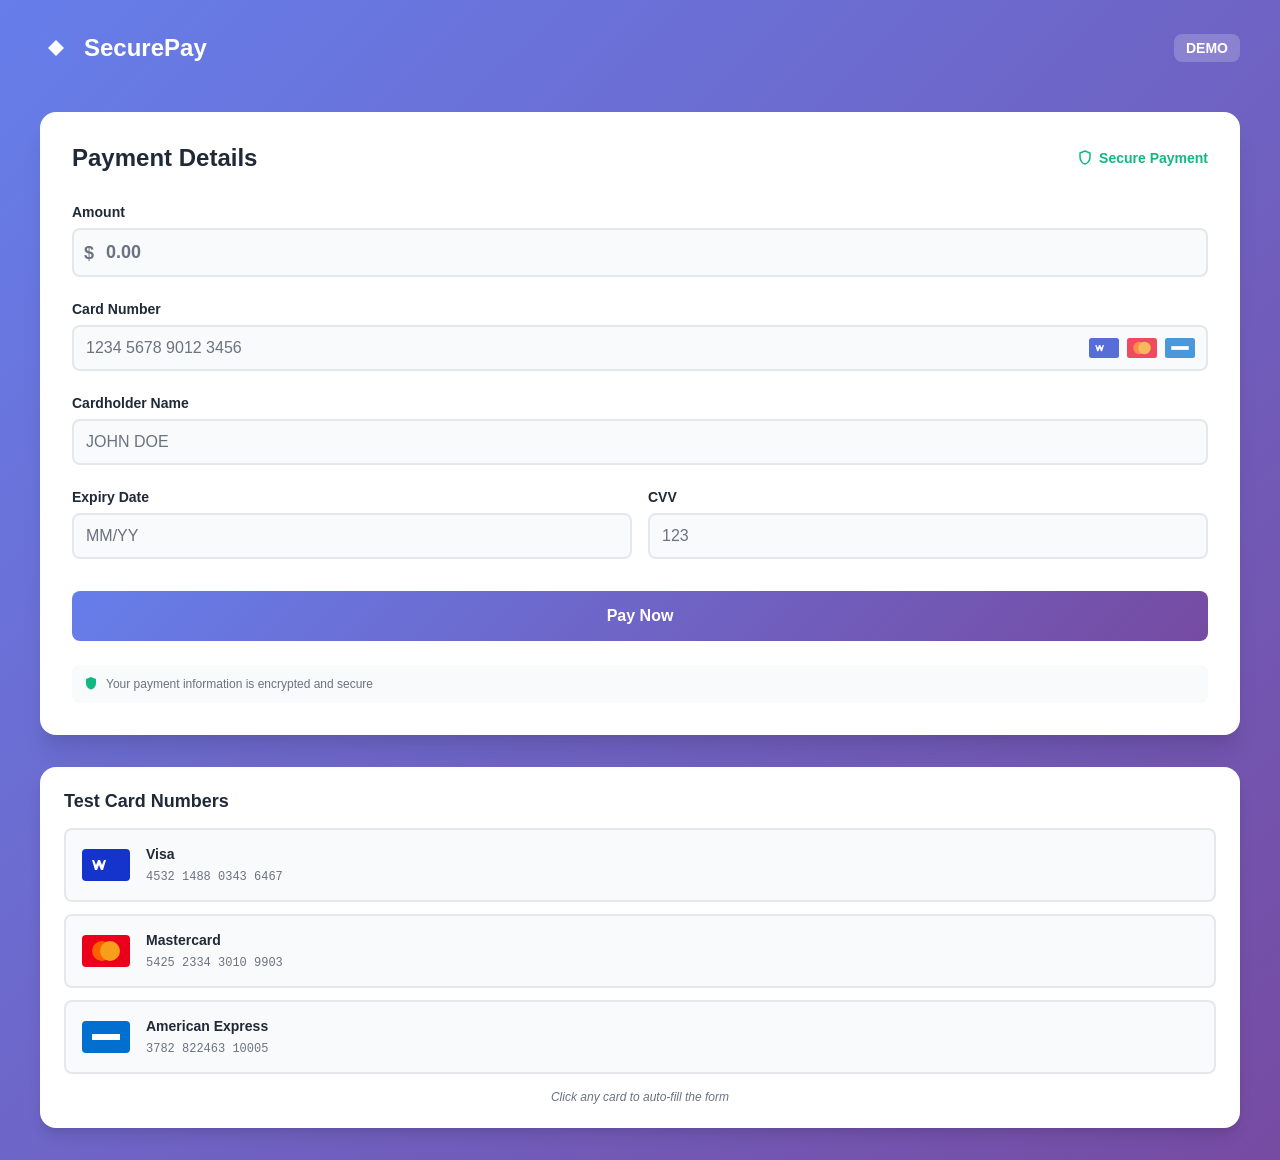
<file: static/index.html>
<!DOCTYPE html>
<html lang="en">
<head>
    <meta charset="UTF-8">
    <meta name="viewport" content="width=device-width, initial-scale=1.0">
    <title>SecurePay - Payment Gateway Demo</title>
    <link rel="stylesheet" href="styles.css">
</head>
<body>
    <div class="container">
        <!-- Header -->
        <header class="header">
            <div class="logo">
                <svg width="32" height="32" viewBox="0 0 32 32" fill="none" xmlns="http://www.w3.org/2000/svg">
                    <rect width="32" height="32" rx="8" fill="url(#gradient)"/>
                    <path d="M16 8L24 16L16 24L8 16L16 8Z" fill="white"/>
                    <defs>
                        <linearGradient id="gradient" x1="0" y1="0" x2="32" y2="32">
                            <stop offset="0%" style="stop-color:#667eea"/>
                            <stop offset="100%" style="stop-color:#764ba2"/>
                        </linearGradient>
                    </defs>
                </svg>
                <span>SecurePay</span>
            </div>
            <div class="demo-badge">DEMO</div>
        </header>

        <!-- Main Content -->
        <main class="main-content">
            <!-- Payment Form -->
            <div class="payment-card" id="paymentForm">
                <div class="card-header">
                    <h2>Payment Details</h2>
                    <div class="secure-badge">
                        <svg width="16" height="16" viewBox="0 0 16 16" fill="none">
                            <path d="M8 1L3 3V7C3 10.5 5.5 13.5 8 14C10.5 13.5 13 10.5 13 7V3L8 1Z" stroke="currentColor" stroke-width="1.5" fill="none"/>
                        </svg>
                        Secure Payment
                    </div>
                </div>

                <form id="payment-form">
                    <!-- Amount -->
                    <div class="form-group">
                        <label for="amount">Amount</label>
                        <div class="amount-input">
                            <span class="currency">$</span>
                            <input type="number" id="amount" name="amount" placeholder="0.00" step="0.01" required>
                        </div>
                    </div>

                    <!-- Card Number -->
                    <div class="form-group">
                        <label for="cardNumber">Card Number</label>
                        <div class="card-input">
                            <input type="text" id="cardNumber" name="cardNumber" placeholder="1234 5678 9012 3456" maxlength="19" required>
                            <div class="card-icons">
                                <svg class="card-icon" viewBox="0 0 48 32" fill="none" xmlns="http://www.w3.org/2000/svg">
                                    <rect width="48" height="32" rx="4" fill="#1434CB"/>
                                    <path d="M20 16L18 11H16L14 16L12 11H10L13 21H15L17 16L19 21H21L24 11H22L20 16Z" fill="white"/>
                                </svg>
                                <svg class="card-icon" viewBox="0 0 48 32" fill="none" xmlns="http://www.w3.org/2000/svg">
                                    <rect width="48" height="32" rx="4" fill="#EB001B"/>
                                    <circle cx="20" cy="16" r="10" fill="#FF5F00"/>
                                    <circle cx="28" cy="16" r="10" fill="#F79E1B"/>
                                </svg>
                                <svg class="card-icon" viewBox="0 0 48 32" fill="none" xmlns="http://www.w3.org/2000/svg">
                                    <rect width="48" height="32" rx="4" fill="#006FCF"/>
                                    <rect x="10" y="13" width="28" height="6" fill="white"/>
                                </svg>
                            </div>
                        </div>
                    </div>

                    <!-- Cardholder Name -->
                    <div class="form-group">
                        <label for="cardName">Cardholder Name</label>
                        <input type="text" id="cardName" name="cardName" placeholder="JOHN DOE" required>
                    </div>

                    <!-- Expiry and CVV -->
                    <div class="form-row">
                        <div class="form-group">
                            <label for="expiryDate">Expiry Date</label>
                            <input type="text" id="expiryDate" name="expiryDate" placeholder="MM/YY" maxlength="5" required>
                        </div>
                        <div class="form-group">
                            <label for="cvv">CVV</label>
                            <input type="text" id="cvv" name="cvv" placeholder="123" maxlength="4" required>
                        </div>
                    </div>

                    <!-- Submit Button -->
                    <button type="submit" class="submit-btn" id="submitBtn">
                        <span class="btn-text">Pay Now</span>
                        <span class="btn-loader" style="display: none;">
                            <svg class="spinner" viewBox="0 0 24 24">
                                <circle cx="12" cy="12" r="10" stroke="currentColor" stroke-width="3" fill="none" stroke-linecap="round">
                                    <animate attributeName="stroke-dasharray" dur="1.5s" repeatCount="indefinite" values="0 60;60 0"/>
                                    <animate attributeName="stroke-dashoffset" dur="1.5s" repeatCount="indefinite" values="0;-60"/>
                                </circle>
                            </svg>
                            Processing...
                        </span>
                    </button>
                </form>

                <!-- Security Info -->
                <div class="security-info">
                    <svg width="14" height="14" viewBox="0 0 14 14" fill="none">
                        <path d="M7 0L2 2V6C2 9.5 4.5 12 7 12.5C9.5 12 12 9.5 12 6V2L7 0Z" fill="currentColor"/>
                    </svg>
                    <span>Your payment information is encrypted and secure</span>
                </div>
            </div>

            <!-- Success Message -->
            <div class="success-card" id="successMessage" style="display: none;">
                <div class="success-icon">
                    <svg width="64" height="64" viewBox="0 0 64 64" fill="none">
                        <circle cx="32" cy="32" r="32" fill="#10B981" opacity="0.1"/>
                        <circle cx="32" cy="32" r="24" fill="#10B981"/>
                        <path d="M20 32L28 40L44 24" stroke="white" stroke-width="3" stroke-linecap="round" stroke-linejoin="round"/>
                    </svg>
                </div>
                <h2>Payment Successful!</h2>
                <p class="success-message">Your transaction has been processed successfully</p>
                
                <div class="transaction-details">
                    <div class="detail-row">
                        <span>Transaction ID</span>
                        <strong id="transactionId">-</strong>
                    </div>
                    <div class="detail-row">
                        <span>Amount</span>
                        <strong id="transactionAmount">-</strong>
                    </div>
                    <div class="detail-row">
                        <span>Date & Time</span>
                        <strong id="transactionTime">-</strong>
                    </div>
                </div>

                <button class="secondary-btn" onclick="resetForm()">Make Another Payment</button>
            </div>

            <!-- Error Message -->
            <div class="error-banner" id="errorBanner" style="display: none;">
                <svg width="20" height="20" viewBox="0 0 20 20" fill="none">
                    <circle cx="10" cy="10" r="8" stroke="currentColor" stroke-width="2"/>
                    <path d="M10 6V10" stroke="currentColor" stroke-width="2" stroke-linecap="round"/>
                    <circle cx="10" cy="14" r="0.5" fill="currentColor" stroke="currentColor"/>
                </svg>
                <span id="errorMessage"></span>
            </div>
        </main>

        <!-- Test Cards Info -->
        <aside class="test-cards">
            <h3>Test Card Numbers</h3>
            <div class="test-card-item" onclick="fillTestCard('4532148803436467', '12/25', '123')">
                <svg class="test-card-icon" viewBox="0 0 48 32" fill="none" xmlns="http://www.w3.org/2000/svg">
                    <rect width="48" height="32" rx="4" fill="#1434CB"/>
                    <path d="M20 16L18 11H16L14 16L12 11H10L13 21H15L17 16L19 21H21L24 11H22L20 16Z" fill="white"/>
                </svg>
                <div>
                    <strong>Visa</strong>
                    <code>4532 1488 0343 6467</code>
                </div>
            </div>
            <div class="test-card-item" onclick="fillTestCard('5425233430109903', '11/26', '456')">
                <svg class="test-card-icon" viewBox="0 0 48 32" fill="none" xmlns="http://www.w3.org/2000/svg">
                    <rect width="48" height="32" rx="4" fill="#EB001B"/>
                    <circle cx="20" cy="16" r="10" fill="#FF5F00"/>
                    <circle cx="28" cy="16" r="10" fill="#F79E1B"/>
                </svg>
                <div>
                    <strong>Mastercard</strong>
                    <code>5425 2334 3010 9903</code>
                </div>
            </div>
            <div class="test-card-item" onclick="fillTestCard('378282246310005', '10/27', '1234')">
                <svg class="test-card-icon" viewBox="0 0 48 32" fill="none" xmlns="http://www.w3.org/2000/svg">
                    <rect width="48" height="32" rx="4" fill="#006FCF"/>
                    <rect x="10" y="13" width="28" height="6" fill="white"/>
                </svg>
                <div>
                    <strong>American Express</strong>
                    <code>3782 822463 10005</code>
                </div>
            </div>
            <p class="test-note">Click any card to auto-fill the form</p>
        </aside>
    </div>

    <script src="script.js"></script>
</body>
</html>
</file>
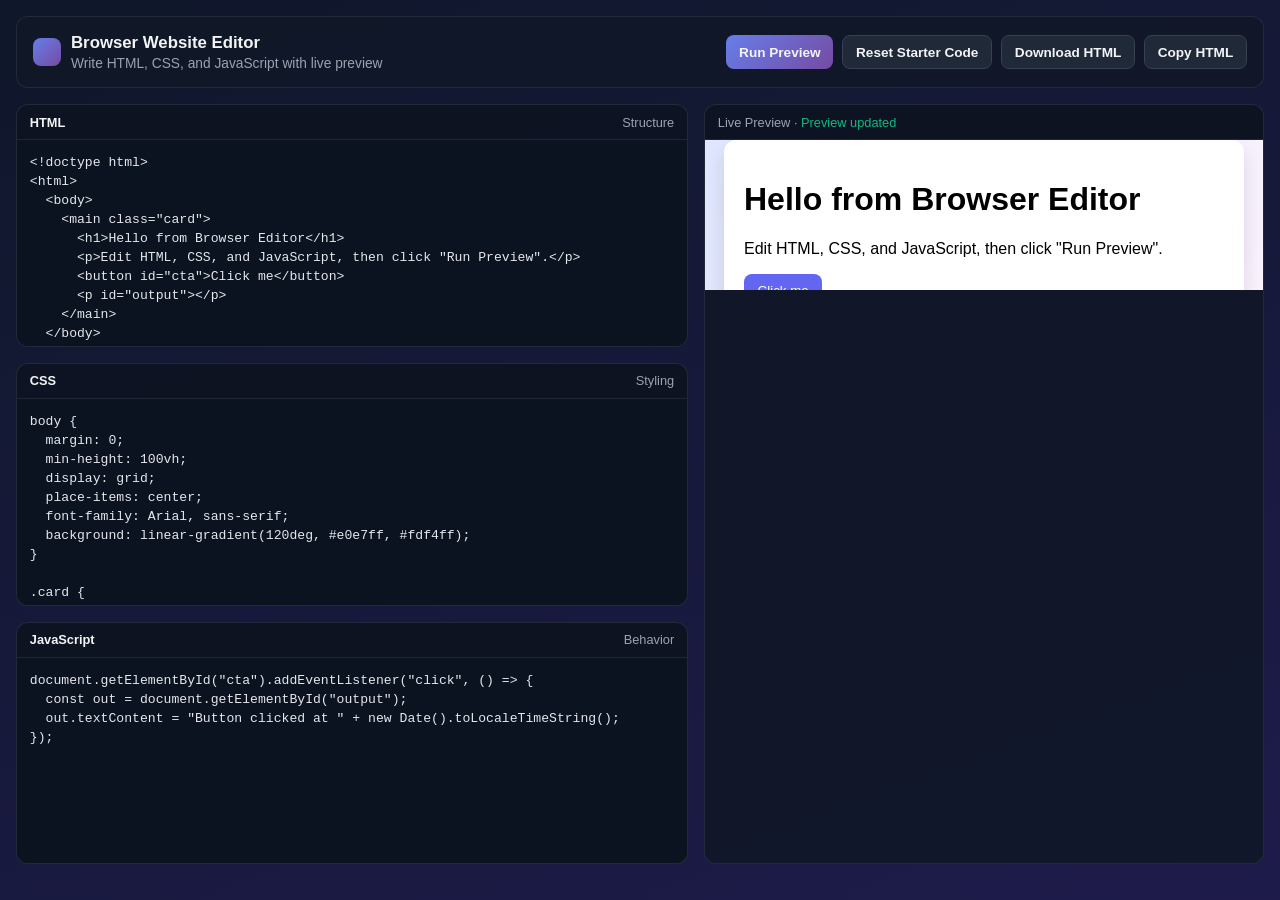
<file: static/editor.html>
<!DOCTYPE html>
<html lang="en">
<head>
    <meta charset="UTF-8">
    <meta name="viewport" content="width=device-width, initial-scale=1.0">
    <title>SecurePay - Browser Website Editor</title>
    <style>
        :root {
            --primary: #667eea;
            --secondary: #764ba2;
            --success: #10b981;
            --bg: #0f172a;
            --panel: #111827;
            --panel-soft: #1f2937;
            --text: #f3f4f6;
            --muted: #9ca3af;
            --border: #374151;
        }

        * {
            box-sizing: border-box;
        }

        body {
            margin: 0;
            min-height: 100vh;
            font-family: -apple-system, BlinkMacSystemFont, "Segoe UI", Roboto, Helvetica, Arial, sans-serif;
            background: linear-gradient(160deg, #0f172a 0%, #1e1b4b 100%);
            color: var(--text);
        }

        .app {
            max-width: 1400px;
            margin: 0 auto;
            padding: 1rem;
            display: grid;
            gap: 1rem;
        }

        .header {
            background: rgba(17, 24, 39, 0.85);
            border: 1px solid rgba(255, 255, 255, 0.08);
            border-radius: 12px;
            padding: 1rem;
            display: flex;
            flex-wrap: wrap;
            gap: 0.75rem;
            justify-content: space-between;
            align-items: center;
            backdrop-filter: blur(10px);
        }

        .title {
            display: flex;
            align-items: center;
            gap: 0.625rem;
        }

        .logo {
            width: 28px;
            height: 28px;
            border-radius: 8px;
            background: linear-gradient(135deg, var(--primary), var(--secondary));
        }

        .title h1 {
            margin: 0;
            font-size: 1.05rem;
            font-weight: 650;
        }

        .subtitle {
            margin: 0.2rem 0 0;
            color: var(--muted);
            font-size: 0.86rem;
        }

        .actions {
            display: flex;
            flex-wrap: wrap;
            gap: 0.55rem;
        }

        button {
            border: 1px solid var(--border);
            background: var(--panel-soft);
            color: var(--text);
            border-radius: 8px;
            padding: 0.55rem 0.8rem;
            font-size: 0.85rem;
            font-weight: 600;
            cursor: pointer;
            transition: 0.18s ease;
        }

        button:hover {
            transform: translateY(-1px);
            border-color: #6b7280;
        }

        .btn-primary {
            background: linear-gradient(135deg, var(--primary), var(--secondary));
            border: none;
        }

        .layout {
            display: grid;
            grid-template-columns: 1.2fr 1fr;
            gap: 1rem;
            min-height: calc(100vh - 140px);
        }

        .editors {
            display: grid;
            grid-template-rows: 1fr 1fr 1fr;
            gap: 1rem;
            min-height: 0;
        }

        .editor-card,
        .preview-card {
            background: rgba(17, 24, 39, 0.9);
            border: 1px solid rgba(255, 255, 255, 0.08);
            border-radius: 12px;
            overflow: hidden;
            display: grid;
            grid-template-rows: auto 1fr;
            min-height: 0;
        }

        .card-head {
            display: flex;
            justify-content: space-between;
            align-items: center;
            padding: 0.6rem 0.8rem;
            border-bottom: 1px solid rgba(255, 255, 255, 0.08);
            font-size: 0.8rem;
            color: var(--muted);
            background: rgba(0, 0, 0, 0.16);
        }

        .card-head strong {
            color: var(--text);
            font-weight: 600;
        }

        textarea {
            width: 100%;
            height: 100%;
            border: 0;
            resize: none;
            padding: 0.8rem;
            font-family: ui-monospace, SFMono-Regular, Menlo, Monaco, Consolas, "Liberation Mono", "Courier New", monospace;
            font-size: 0.82rem;
            line-height: 1.45;
            background: #0b1220;
            color: #e5e7eb;
            outline: none;
        }

        .preview-wrap {
            display: grid;
            grid-template-rows: auto 1fr;
            min-height: 0;
        }

        .preview-toolbar {
            padding: 0.6rem 0.8rem;
            border-bottom: 1px solid rgba(255, 255, 255, 0.08);
            font-size: 0.8rem;
            color: var(--muted);
            background: rgba(0, 0, 0, 0.16);
        }

        iframe {
            width: 100%;
            height: 100%;
            border: none;
            background: white;
        }

        .status {
            font-size: 0.8rem;
            color: var(--muted);
        }

        .status.ok {
            color: var(--success);
        }

        @media (max-width: 980px) {
            .layout {
                grid-template-columns: 1fr;
            }
            .preview-card {
                min-height: 420px;
            }
            .editors {
                min-height: 680px;
            }
        }
    </style>
</head>
<body>
    <div class="app">
        <header class="header">
            <div class="title">
                <div class="logo" aria-hidden="true"></div>
                <div>
                    <h1>Browser Website Editor</h1>
                    <p class="subtitle">Write HTML, CSS, and JavaScript with live preview</p>
                </div>
            </div>
            <div class="actions">
                <button id="runBtn" class="btn-primary">Run Preview</button>
                <button id="resetBtn">Reset Starter Code</button>
                <button id="downloadBtn">Download HTML</button>
                <button id="copyBtn">Copy HTML</button>
            </div>
        </header>

        <main class="layout">
            <section class="editors">
                <article class="editor-card">
                    <div class="card-head">
                        <strong>HTML</strong>
                        <span>Structure</span>
                    </div>
                    <textarea id="htmlEditor" spellcheck="false"></textarea>
                </article>

                <article class="editor-card">
                    <div class="card-head">
                        <strong>CSS</strong>
                        <span>Styling</span>
                    </div>
                    <textarea id="cssEditor" spellcheck="false"></textarea>
                </article>

                <article class="editor-card">
                    <div class="card-head">
                        <strong>JavaScript</strong>
                        <span>Behavior</span>
                    </div>
                    <textarea id="jsEditor" spellcheck="false"></textarea>
                </article>
            </section>

            <section class="preview-card">
                <div class="preview-wrap">
                    <div class="preview-toolbar">
                        Live Preview · <span id="statusText" class="status">Ready</span>
                    </div>
                    <iframe id="previewFrame" title="Live preview output"></iframe>
                </div>
            </section>
        </main>
    </div>

    <script>
        const htmlEditor = document.getElementById("htmlEditor");
        const cssEditor = document.getElementById("cssEditor");
        const jsEditor = document.getElementById("jsEditor");
        const previewFrame = document.getElementById("previewFrame");
        const statusText = document.getElementById("statusText");

        const starter = {
            html: `<!doctype html>
<html>
  <body>
    <main class="card">
      <h1>Hello from Browser Editor</h1>
      <p>Edit HTML, CSS, and JavaScript, then click "Run Preview".</p>
      <button id="cta">Click me</button>
      <p id="output"></p>
    </main>
  </body>
</html>`,
            css: `body {
  margin: 0;
  min-height: 100vh;
  display: grid;
  place-items: center;
  font-family: Arial, sans-serif;
  background: linear-gradient(120deg, #e0e7ff, #fdf4ff);
}

.card {
  width: min(480px, 92vw);
  background: white;
  border-radius: 12px;
  padding: 1.25rem;
  box-shadow: 0 10px 25px rgba(0, 0, 0, 0.12);
}

button {
  border: 0;
  border-radius: 8px;
  padding: 0.6rem 0.85rem;
  color: white;
  background: #6366f1;
  cursor: pointer;
}`,
            js: `document.getElementById("cta").addEventListener("click", () => {
  const out = document.getElementById("output");
  out.textContent = "Button clicked at " + new Date().toLocaleTimeString();
});`
        };

        function buildDocument() {
            return `<!doctype html>
<html>
<head>
  <meta charset="utf-8" />
  <meta name="viewport" content="width=device-width, initial-scale=1" />
  <style>${cssEditor.value}</style>
</head>
<body>
  ${htmlEditor.value}
  <script>
    try {
      ${jsEditor.value}
    } catch (error) {
      console.error("User script error:", error);
    }
  <\/script>
</body>
</html>`;
        }

        function setStatus(message, ok) {
            statusText.textContent = message;
            statusText.classList.toggle("ok", Boolean(ok));
        }

        function runPreview() {
            previewFrame.srcdoc = buildDocument();
            setStatus("Preview updated", true);
        }

        function resetEditors() {
            htmlEditor.value = starter.html;
            cssEditor.value = starter.css;
            jsEditor.value = starter.js;
            runPreview();
        }

        function downloadHTML() {
            const content = buildDocument();
            const blob = new Blob([content], { type: "text/html;charset=utf-8" });
            const url = URL.createObjectURL(blob);
            const link = document.createElement("a");
            link.href = url;
            link.download = "website.html";
            document.body.appendChild(link);
            link.click();
            link.remove();
            URL.revokeObjectURL(url);
            setStatus("Downloaded website.html", true);
        }

        async function copyHTML() {
            try {
                await navigator.clipboard.writeText(buildDocument());
                setStatus("Copied full HTML to clipboard", true);
            } catch (error) {
                setStatus("Clipboard unavailable in this browser", false);
            }
        }

        document.getElementById("runBtn").addEventListener("click", runPreview);
        document.getElementById("resetBtn").addEventListener("click", resetEditors);
        document.getElementById("downloadBtn").addEventListener("click", downloadHTML);
        document.getElementById("copyBtn").addEventListener("click", copyHTML);

        [htmlEditor, cssEditor, jsEditor].forEach((editor) => {
            editor.addEventListener("keydown", (event) => {
                if ((event.ctrlKey || event.metaKey) && event.key.toLowerCase() === "enter") {
                    event.preventDefault();
                    runPreview();
                }
            });
        });

        resetEditors();
    </script>
</body>
</html>
</file>
<file: static/styles.css>
* {
    margin: 0;
    padding: 0;
    box-sizing: border-box;
}

:root {
    --primary: #667eea;
    --primary-dark: #5568d3;
    --secondary: #764ba2;
    --success: #10B981;
    --error: #EF4444;
    --text-primary: #1F2937;
    --text-secondary: #6B7280;
    --bg-primary: #F9FAFB;
    --bg-secondary: #FFFFFF;
    --border: #E5E7EB;
    --shadow-sm: 0 1px 2px 0 rgba(0, 0, 0, 0.05);
    --shadow-md: 0 4px 6px -1px rgba(0, 0, 0, 0.1), 0 2px 4px -1px rgba(0, 0, 0, 0.06);
    --shadow-lg: 0 10px 15px -3px rgba(0, 0, 0, 0.1), 0 4px 6px -2px rgba(0, 0, 0, 0.05);
    --shadow-xl: 0 20px 25px -5px rgba(0, 0, 0, 0.1), 0 10px 10px -5px rgba(0, 0, 0, 0.04);
}

body {
    font-family: -apple-system, BlinkMacSystemFont, 'Segoe UI', Roboto, 'Helvetica Neue', Arial, sans-serif;
    background: linear-gradient(135deg, #667eea 0%, #764ba2 100%);
    min-height: 100vh;
    color: var(--text-primary);
    padding: 2rem 1rem;
}

.container {
    max-width: 1200px;
    margin: 0 auto;
}

/* Header */
.header {
    display: flex;
    justify-content: space-between;
    align-items: center;
    margin-bottom: 3rem;
}

.logo {
    display: flex;
    align-items: center;
    gap: 0.75rem;
    color: white;
    font-size: 1.5rem;
    font-weight: 700;
}

.demo-badge {
    background: rgba(255, 255, 255, 0.2);
    color: white;
    padding: 0.375rem 0.75rem;
    border-radius: 0.5rem;
    font-size: 0.875rem;
    font-weight: 600;
    backdrop-filter: blur(10px);
}

/* Main Content */
.main-content {
    display: grid;
    grid-template-columns: 1fr;
    gap: 1.5rem;
    margin-bottom: 2rem;
}

/* Payment Card */
.payment-card, .success-card {
    background: var(--bg-secondary);
    border-radius: 1rem;
    padding: 2rem;
    box-shadow: var(--shadow-xl);
    animation: slideUp 0.4s ease-out;
}

@keyframes slideUp {
    from {
        opacity: 0;
        transform: translateY(20px);
    }
    to {
        opacity: 1;
        transform: translateY(0);
    }
}

.card-header {
    display: flex;
    justify-content: space-between;
    align-items: center;
    margin-bottom: 2rem;
}

.card-header h2 {
    font-size: 1.5rem;
    font-weight: 700;
    color: var(--text-primary);
}

.secure-badge {
    display: flex;
    align-items: center;
    gap: 0.375rem;
    color: var(--success);
    font-size: 0.875rem;
    font-weight: 600;
}

/* Form Styles */
.form-group {
    margin-bottom: 1.5rem;
}

.form-row {
    display: grid;
    grid-template-columns: 1fr 1fr;
    gap: 1rem;
}

label {
    display: block;
    margin-bottom: 0.5rem;
    font-size: 0.875rem;
    font-weight: 600;
    color: var(--text-primary);
}

input {
    width: 100%;
    padding: 0.75rem;
    border: 2px solid var(--border);
    border-radius: 0.5rem;
    font-size: 1rem;
    transition: all 0.2s;
    background: var(--bg-primary);
}

input:focus {
    outline: none;
    border-color: var(--primary);
    background: var(--bg-secondary);
    box-shadow: 0 0 0 3px rgba(102, 126, 234, 0.1);
}

input::placeholder {
    color: var(--text-secondary);
}

.amount-input {
    position: relative;
}

.currency {
    position: absolute;
    left: 0.75rem;
    top: 50%;
    transform: translateY(-50%);
    font-size: 1.125rem;
    font-weight: 600;
    color: var(--text-secondary);
}

.amount-input input {
    padding-left: 2rem;
    font-size: 1.125rem;
    font-weight: 600;
}

.card-input {
    position: relative;
}

.card-icons {
    position: absolute;
    right: 0.75rem;
    top: 50%;
    transform: translateY(-50%);
    display: flex;
    gap: 0.375rem;
}

.card-icon {
    width: 32px;
    height: 20px;
    opacity: 0.7;
    transition: opacity 0.2s;
}

.card-icon:hover {
    opacity: 1;
}

/* Buttons */
.submit-btn {
    width: 100%;
    padding: 1rem;
    background: linear-gradient(135deg, var(--primary) 0%, var(--secondary) 100%);
    color: white;
    border: none;
    border-radius: 0.5rem;
    font-size: 1rem;
    font-weight: 600;
    cursor: pointer;
    transition: all 0.2s;
    margin-top: 0.5rem;
}

.submit-btn:hover {
    transform: translateY(-2px);
    box-shadow: var(--shadow-lg);
}

.submit-btn:active {
    transform: translateY(0);
}

.submit-btn:disabled {
    opacity: 0.6;
    cursor: not-allowed;
    transform: none;
}

.btn-loader {
    display: flex;
    align-items: center;
    justify-content: center;
    gap: 0.5rem;
}

.spinner {
    width: 20px;
    height: 20px;
}

.secondary-btn {
    width: 100%;
    padding: 0.875rem;
    background: var(--bg-primary);
    color: var(--text-primary);
    border: 2px solid var(--border);
    border-radius: 0.5rem;
    font-size: 0.875rem;
    font-weight: 600;
    cursor: pointer;
    transition: all 0.2s;
}

.secondary-btn:hover {
    background: var(--bg-secondary);
    border-color: var(--primary);
    color: var(--primary);
}

/* Security Info */
.security-info {
    display: flex;
    align-items: center;
    gap: 0.5rem;
    margin-top: 1.5rem;
    padding: 0.75rem;
    background: var(--bg-primary);
    border-radius: 0.5rem;
    font-size: 0.75rem;
    color: var(--text-secondary);
}

.security-info svg {
    color: var(--success);
}

/* Success Card */
.success-card {
    text-align: center;
}

.success-icon {
    margin-bottom: 1.5rem;
    display: flex;
    justify-content: center;
}

.success-card h2 {
    font-size: 1.75rem;
    margin-bottom: 0.5rem;
    color: var(--text-primary);
}

.success-message {
    color: var(--text-secondary);
    margin-bottom: 2rem;
}

.transaction-details {
    background: var(--bg-primary);
    border-radius: 0.75rem;
    padding: 1.5rem;
    margin-bottom: 1.5rem;
}

.detail-row {
    display: flex;
    justify-content: space-between;
    padding: 0.75rem 0;
    border-bottom: 1px solid var(--border);
}

.detail-row:last-child {
    border-bottom: none;
}

.detail-row span {
    color: var(--text-secondary);
    font-size: 0.875rem;
}

.detail-row strong {
    color: var(--text-primary);
    font-size: 0.875rem;
}

/* Error Banner */
.error-banner {
    display: flex;
    align-items: center;
    gap: 0.75rem;
    padding: 1rem;
    background: #FEE2E2;
    border: 1px solid #FECACA;
    border-radius: 0.5rem;
    color: var(--error);
    margin-bottom: 1rem;
    animation: slideDown 0.3s ease-out;
}

@keyframes slideDown {
    from {
        opacity: 0;
        transform: translateY(-10px);
    }
    to {
        opacity: 1;
        transform: translateY(0);
    }
}

/* Test Cards */
.test-cards {
    background: var(--bg-secondary);
    border-radius: 1rem;
    padding: 1.5rem;
    box-shadow: var(--shadow-lg);
}

.test-cards h3 {
    font-size: 1.125rem;
    margin-bottom: 1rem;
    color: var(--text-primary);
}

.test-card-item {
    display: flex;
    align-items: center;
    gap: 1rem;
    padding: 1rem;
    background: var(--bg-primary);
    border: 2px solid var(--border);
    border-radius: 0.5rem;
    margin-bottom: 0.75rem;
    cursor: pointer;
    transition: all 0.2s;
}

.test-card-item:hover {
    border-color: var(--primary);
    background: var(--bg-secondary);
    transform: translateX(5px);
}

.test-card-icon {
    width: 48px;
    height: 32px;
    flex-shrink: 0;
}

.test-card-item div {
    flex: 1;
}

.test-card-item strong {
    display: block;
    font-size: 0.875rem;
    margin-bottom: 0.25rem;
    color: var(--text-primary);
}

.test-card-item code {
    font-size: 0.75rem;
    color: var(--text-secondary);
    font-family: 'Monaco', 'Courier New', monospace;
}

.test-note {
    margin-top: 1rem;
    font-size: 0.75rem;
    color: var(--text-secondary);
    text-align: center;
    font-style: italic;
}

/* Responsive */
@media (max-width: 768px) {
    body {
        padding: 1rem;
    }

    .header {
        margin-bottom: 2rem;
    }

    .payment-card, .success-card {
        padding: 1.5rem;
    }

    .form-row {
        grid-template-columns: 1fr;
    }

    .test-cards {
        padding: 1rem;
    }
}
</file>
